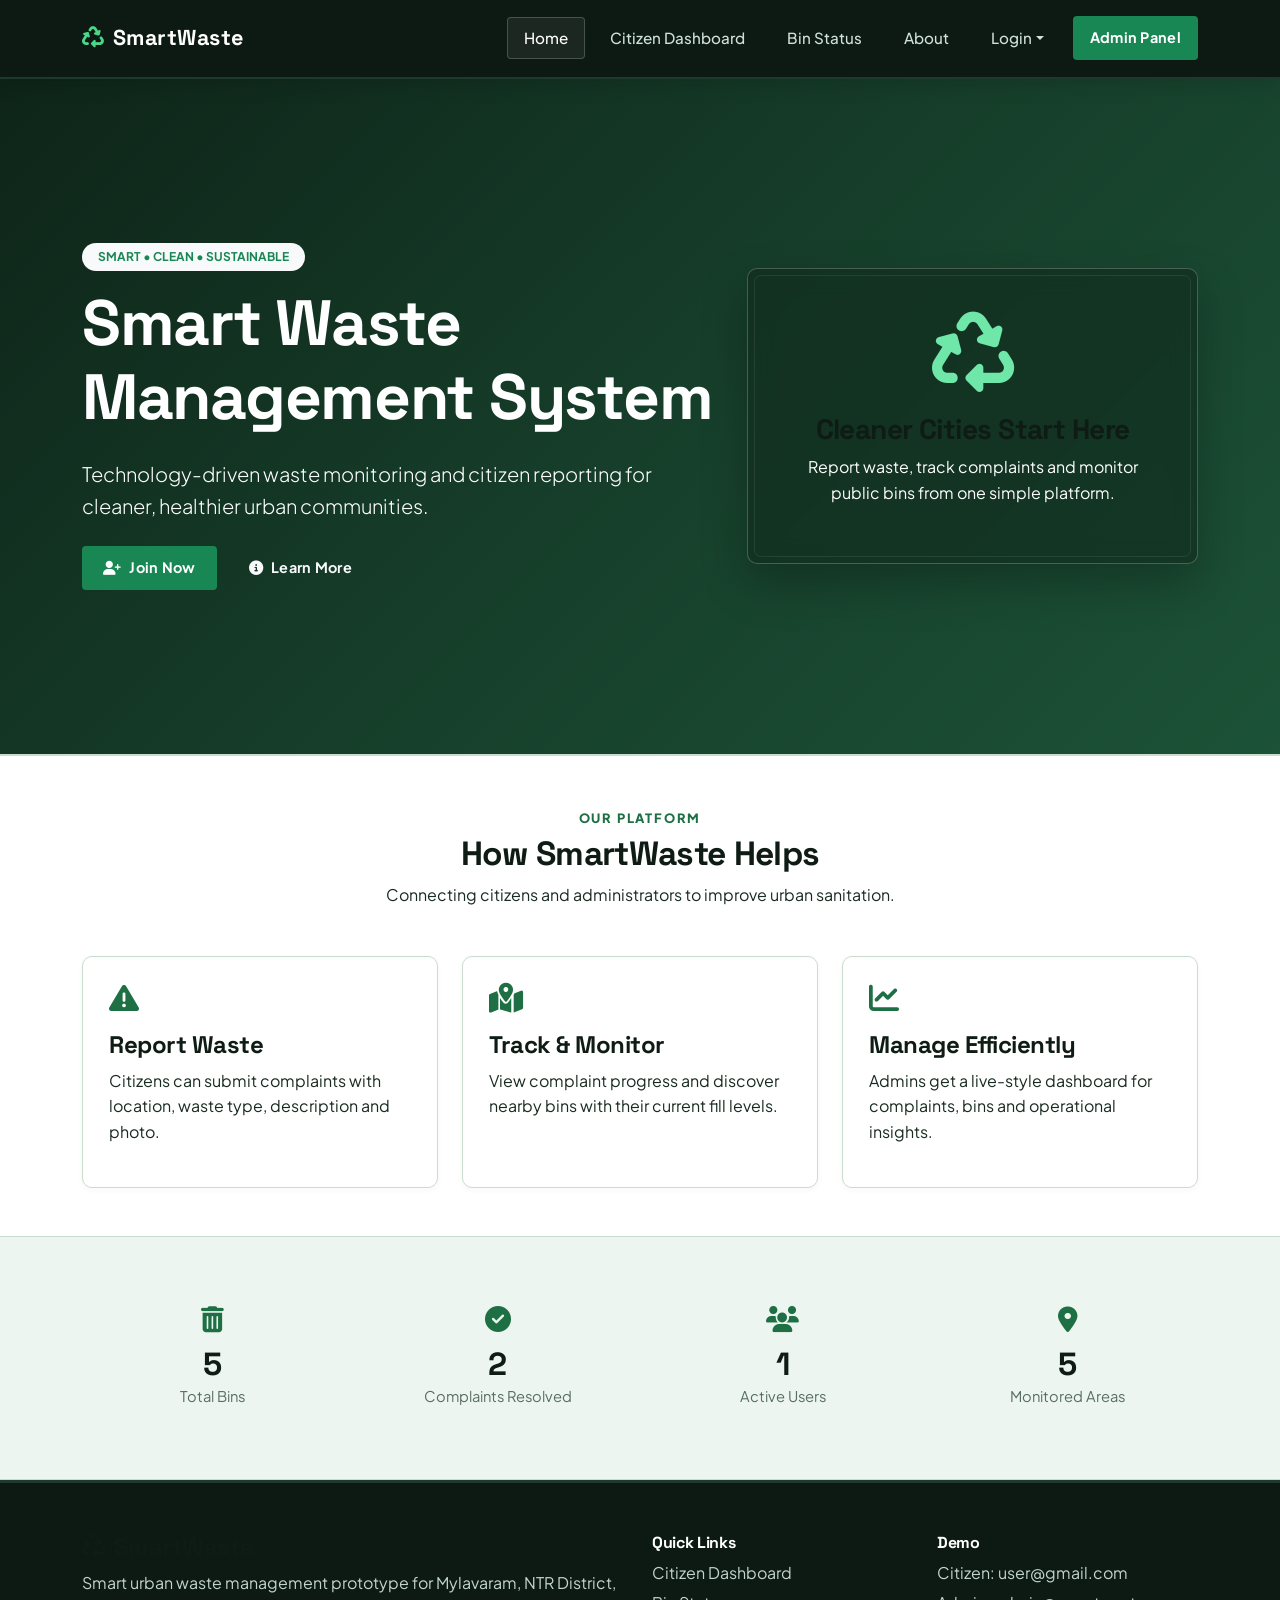
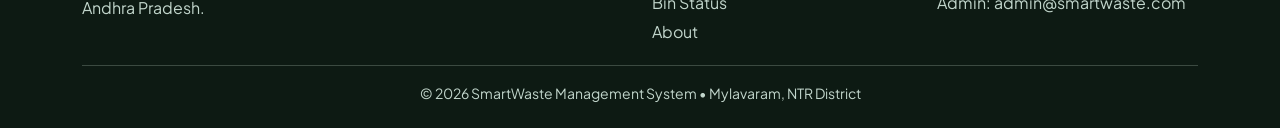
<file: index.html>
<!DOCTYPE html>
<html lang="en">
<head>
<meta charset="UTF-8"><meta name="viewport" content="width=device-width, initial-scale=1.0">
<title>SmartWaste | Home</title>
<link href="https://cdn.jsdelivr.net/npm/bootstrap@5.3.3/dist/css/bootstrap.min.css" rel="stylesheet">
<link href="https://cdnjs.cloudflare.com/ajax/libs/font-awesome/6.5.2/css/all.min.css" rel="stylesheet">
<link rel="stylesheet" href="css/style.css">
</head>
<body>
<div id="navbar"></div>
<header class="hero-section">
  <div class="container">
    <div class="row align-items-center min-vh-75">
      <div class="col-lg-7">
        <span class="badge rounded-pill bg-light text-success mb-3 px-3 py-2">SMART • CLEAN • SUSTAINABLE</span>
        <h1 class="display-3 fw-bold">Smart Waste Management System</h1>
        <p class="lead my-4">Technology-driven waste monitoring and citizen reporting for cleaner, healthier urban communities.</p>
        <a href="register.html" class="btn btn-success btn-lg me-2"><i class="fa-solid fa-user-plus me-2"></i>Join Now</a>
        <a href="about.html" class="btn btn-outline-light btn-lg"><i class="fa-solid fa-circle-info me-2"></i>Learn More</a>
      </div>
      <div class="col-lg-5 mt-5 mt-lg-0">
        <div class="hero-card">
          <i class="fa-solid fa-recycle hero-icon"></i>
          <h3>Cleaner Cities Start Here</h3>
          <p>Report waste, track complaints and monitor public bins from one simple platform.</p>
        </div>
      </div>
    </div>
  </div>
</header>

<section class="py-5 bg-white">
<div class="container">
  <div class="section-heading text-center mb-5"><span>OUR PLATFORM</span><h2>How SmartWaste Helps</h2><p>Connecting citizens and administrators to improve urban sanitation.</p></div>
  <div class="row g-4">
    <div class="col-md-4"><div class="feature-card"><i class="fa-solid fa-triangle-exclamation"></i><h4>Report Waste</h4><p>Citizens can submit complaints with location, waste type, description and photo.</p></div></div>
    <div class="col-md-4"><div class="feature-card"><i class="fa-solid fa-map-location-dot"></i><h4>Track & Monitor</h4><p>View complaint progress and discover nearby bins with their current fill levels.</p></div></div>
    <div class="col-md-4"><div class="feature-card"><i class="fa-solid fa-chart-line"></i><h4>Manage Efficiently</h4><p>Admins get a live-style dashboard for complaints, bins and operational insights.</p></div></div>
  </div>
</div>
</section>

<section class="stats-section py-5">
<div class="container"><div class="row g-4 text-center">
<div class="col-6 col-lg-3"><div class="stat-card"><i class="fa-solid fa-trash-can"></i><h2 id="statBins">5</h2><p>Total Bins</p></div></div>
<div class="col-6 col-lg-3"><div class="stat-card"><i class="fa-solid fa-circle-check"></i><h2 id="statResolved">0</h2><p>Complaints Resolved</p></div></div>
<div class="col-6 col-lg-3"><div class="stat-card"><i class="fa-solid fa-users"></i><h2 id="statUsers">1</h2><p>Active Users</p></div></div>
<div class="col-6 col-lg-3"><div class="stat-card"><i class="fa-solid fa-location-dot"></i><h2>5</h2><p>Monitored Areas</p></div></div>
</div></div>
</section>
<div id="footer"></div>
<script src="https://cdn.jsdelivr.net/npm/bootstrap@5.3.3/dist/js/bootstrap.bundle.min.js"></script><script src="js/data.js"></script><script src="js/common.js"></script><script src="js/home.js"></script>
</body></html>
</file>
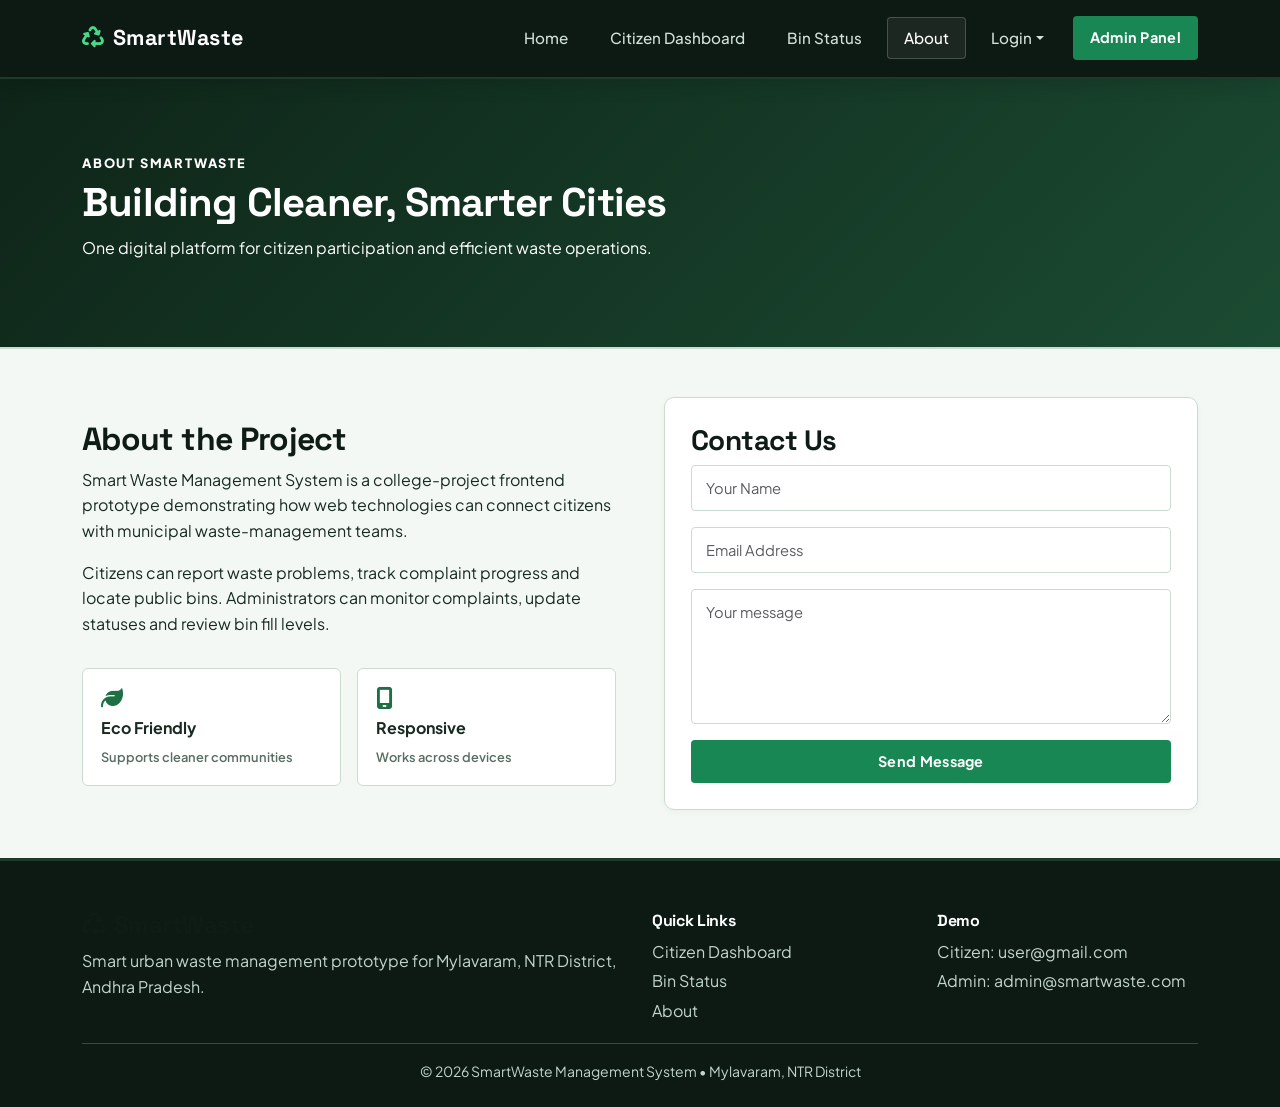
<file: about.html>
<!DOCTYPE html>
<html lang="en"><head><meta charset="UTF-8"><meta name="viewport" content="width=device-width,initial-scale=1">
<title>About & Contact | SmartWaste</title><link href="https://cdn.jsdelivr.net/npm/bootstrap@5.3.3/dist/css/bootstrap.min.css" rel="stylesheet"><link href="https://cdnjs.cloudflare.com/ajax/libs/font-awesome/6.5.2/css/all.min.css" rel="stylesheet"><link rel="stylesheet" href="css/style.css"></head>
<body><div id="navbar"></div><main>
<section class="inner-hero"><div class="container"><span class="eyebrow text-white">ABOUT SMARTWASTE</span><h1>Building Cleaner, Smarter Cities</h1><p>One digital platform for citizen participation and efficient waste operations.</p></div></section>
<section class="py-5"><div class="container"><div class="row g-5 align-items-center"><div class="col-lg-6"><h2>About the Project</h2><p>Smart Waste Management System is a college-project frontend prototype demonstrating how web technologies can connect citizens with municipal waste-management teams.</p><p>Citizens can report waste problems, track complaint progress and locate public bins. Administrators can monitor complaints, update statuses and review bin fill levels.</p><div class="row g-3 mt-3"><div class="col-6"><div class="mini-feature"><i class="fa-solid fa-leaf"></i><strong>Eco Friendly</strong><span>Supports cleaner communities</span></div></div><div class="col-6"><div class="mini-feature"><i class="fa-solid fa-mobile-screen"></i><strong>Responsive</strong><span>Works across devices</span></div></div></div></div>
<div class="col-lg-6"><div class="contact-card"><h3>Contact Us</h3><div id="contactAlert"></div><form id="contactForm"><input id="contactName" class="form-control mb-3" placeholder="Your Name" required><input id="contactEmail" type="email" class="form-control mb-3" placeholder="Email Address" required><textarea id="contactMessage" class="form-control mb-3" rows="5" placeholder="Your message" required></textarea><button class="btn btn-success w-100">Send Message</button></form></div></div></div></div></section>
</main><div id="footer"></div><script src="https://cdn.jsdelivr.net/npm/bootstrap@5.3.3/dist/js/bootstrap.bundle.min.js"></script><script src="js/data.js"></script><script src="js/common.js"></script><script src="js/about.js"></script></body></html>
</file>
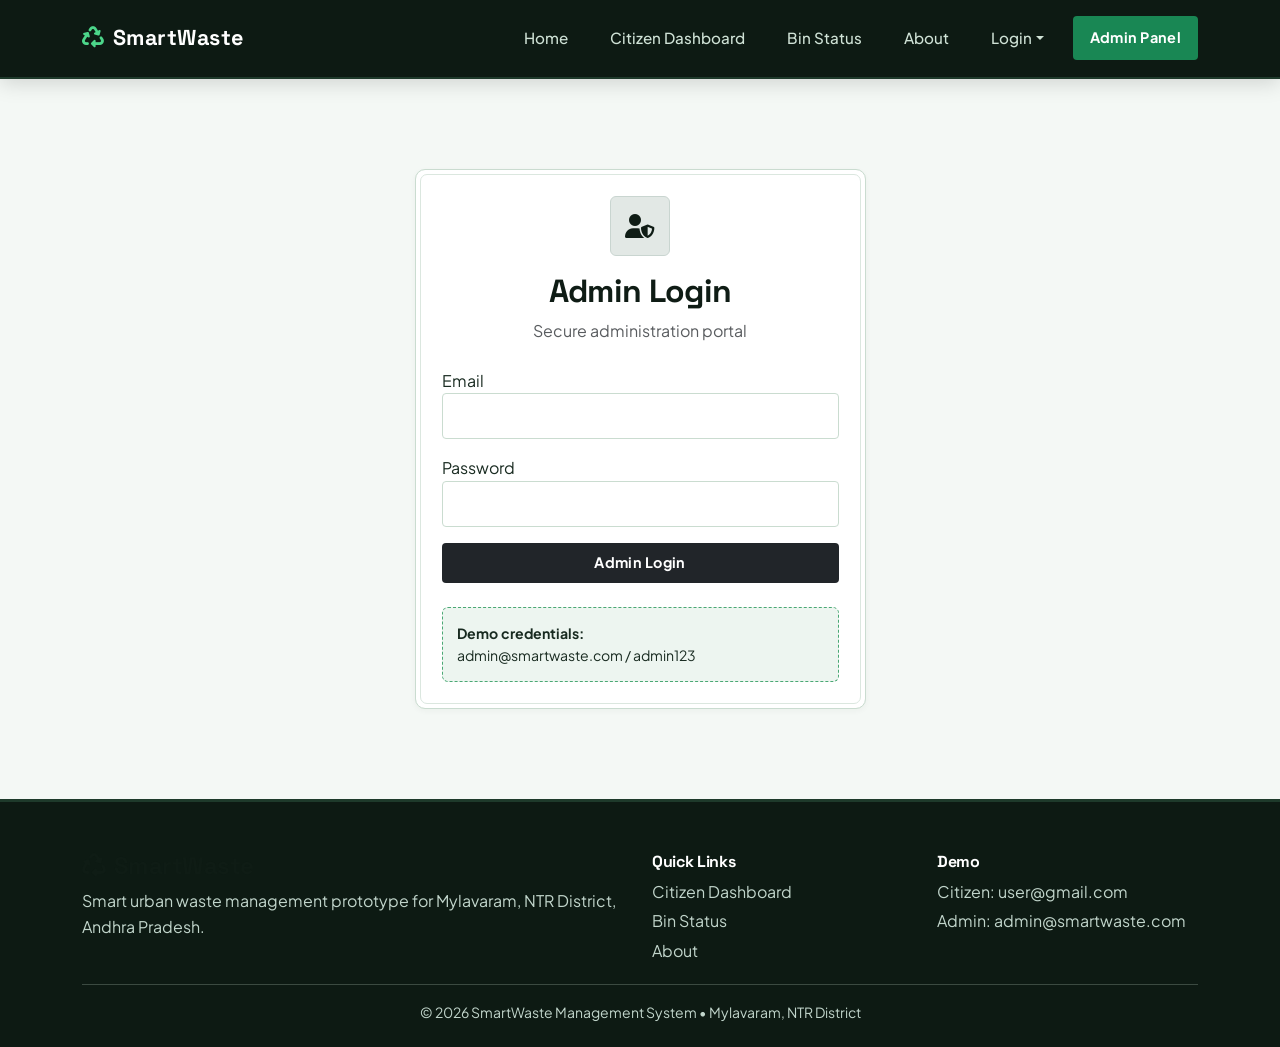
<file: admin-login.html>
<!DOCTYPE html>
<html lang="en"><head><meta charset="UTF-8"><meta name="viewport" content="width=device-width,initial-scale=1">
<title>Admin Login | SmartWaste</title><link href="https://cdn.jsdelivr.net/npm/bootstrap@5.3.3/dist/css/bootstrap.min.css" rel="stylesheet"><link href="https://cdnjs.cloudflare.com/ajax/libs/font-awesome/6.5.2/css/all.min.css" rel="stylesheet"><link rel="stylesheet" href="css/style.css"></head>
<body><div id="navbar"></div><main class="auth-page"><div class="container"><div class="row justify-content-center"><div class="col-md-6 col-lg-5"><div class="auth-card admin-card">
<div class="text-center mb-4"><div class="auth-icon dark"><i class="fa-solid fa-user-shield"></i></div><h2>Admin Login</h2><p class="text-muted">Secure administration portal</p></div><div id="adminAlert"></div>
<form id="adminLoginForm"><label>Email</label><input id="adminEmail" type="email" class="form-control mb-3" required><label>Password</label><input id="adminPassword" type="password" class="form-control mb-3" required><button class="btn btn-dark w-100 py-2">Admin Login</button></form>
<div class="demo-box mt-4"><strong>Demo credentials:</strong><br>admin@smartwaste.com / admin123</div></div></div></div></div></main><div id="footer"></div>
<script src="https://cdn.jsdelivr.net/npm/bootstrap@5.3.3/dist/js/bootstrap.bundle.min.js"></script><script src="js/data.js"></script><script src="js/common.js"></script><script src="js/admin-auth.js"></script></body></html>
</file>
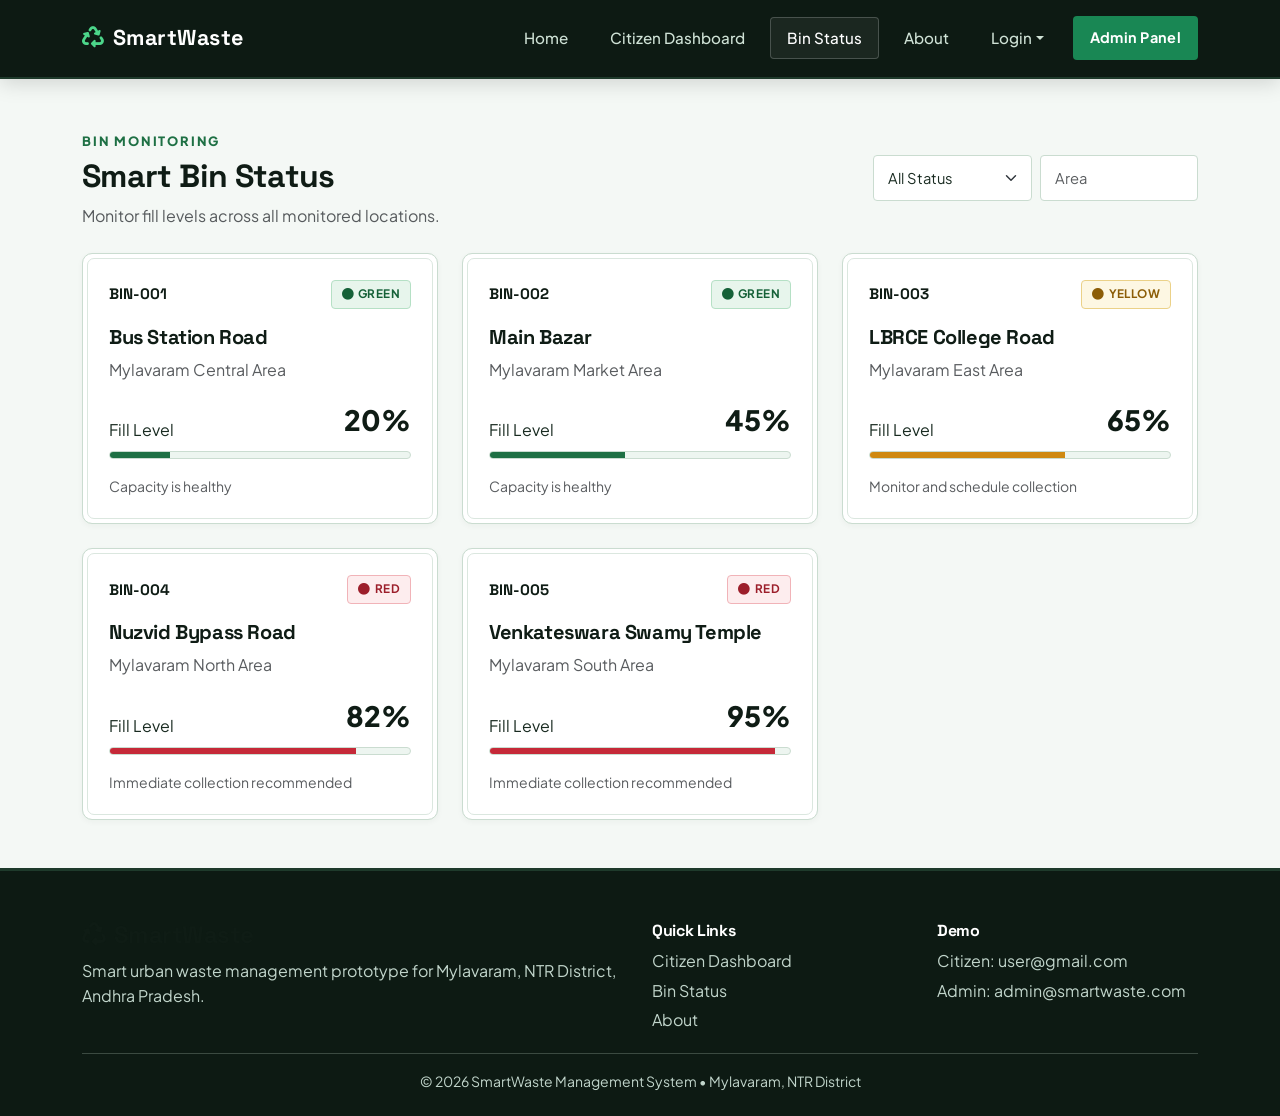
<file: bins.html>
<!DOCTYPE html>
<html lang="en"><head><meta charset="UTF-8"><meta name="viewport" content="width=device-width,initial-scale=1">
<title>Bin Status | SmartWaste</title><link href="https://cdn.jsdelivr.net/npm/bootstrap@5.3.3/dist/css/bootstrap.min.css" rel="stylesheet"><link href="https://cdnjs.cloudflare.com/ajax/libs/font-awesome/6.5.2/css/all.min.css" rel="stylesheet"><link rel="stylesheet" href="css/style.css"></head>
<body><div id="navbar"></div><main class="py-5"><div class="container"><div class="d-flex flex-wrap justify-content-between align-items-center mb-4"><div><span class="eyebrow">BIN MONITORING</span><h2>Smart Bin Status</h2><p class="text-muted mb-0">Monitor fill levels across all monitored locations.</p></div><div class="d-flex gap-2 mt-3 mt-md-0"><select id="binStatusFilter" class="form-select"><option value="">All Status</option><option>Green</option><option>Yellow</option><option>Red</option></select><input id="binAreaFilter" class="form-control" placeholder="Area"></div></div>
<div class="row g-4" id="binsGrid"></div></div></main><div id="footer"></div>
<script src="https://cdn.jsdelivr.net/npm/bootstrap@5.3.3/dist/js/bootstrap.bundle.min.js"></script><script src="js/data.js"></script><script src="js/common.js"></script><script src="js/bins.js"></script></body></html>
</file>
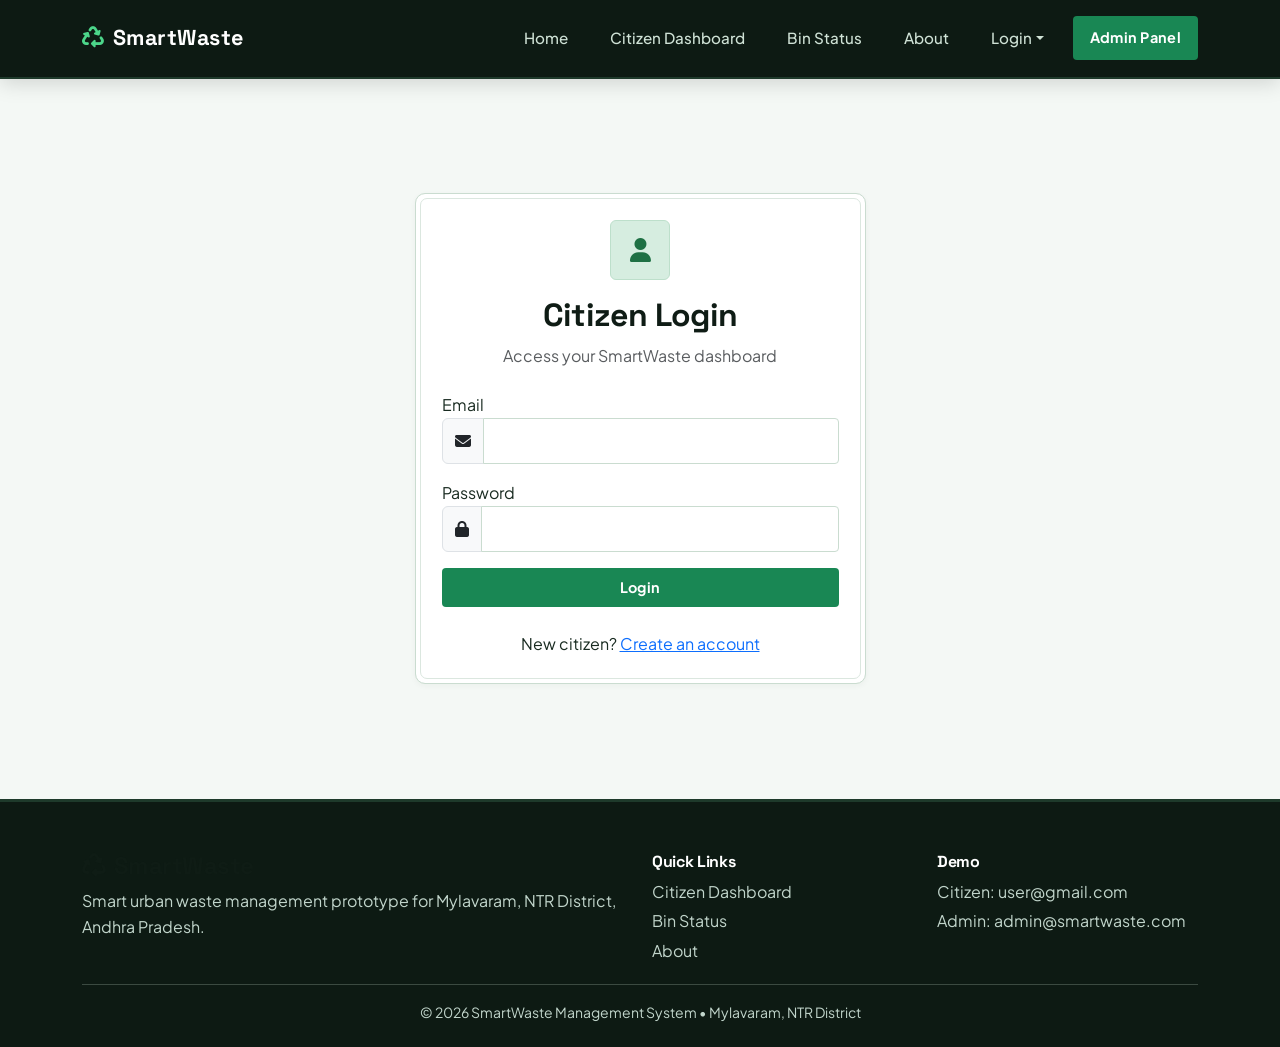
<file: login.html>
<!DOCTYPE html>
<html lang="en"><head><meta charset="UTF-8"><meta name="viewport" content="width=device-width,initial-scale=1">
<title>Citizen Login | SmartWaste</title>
<link href="https://cdn.jsdelivr.net/npm/bootstrap@5.3.3/dist/css/bootstrap.min.css" rel="stylesheet"><link href="https://cdnjs.cloudflare.com/ajax/libs/font-awesome/6.5.2/css/all.min.css" rel="stylesheet"><link rel="stylesheet" href="css/style.css"></head>
<body><div id="navbar"></div>
<main class="auth-page"><div class="container"><div class="row justify-content-center"><div class="col-md-6 col-lg-5">
<div class="auth-card"><div class="text-center mb-4"><div class="auth-icon"><i class="fa-solid fa-user"></i></div><h2>Citizen Login</h2><p class="text-muted">Access your SmartWaste dashboard</p></div>
<div id="loginAlert"></div>
<form id="loginForm"><div class="mb-3"><label>Email</label><div class="input-group"><span class="input-group-text"><i class="fa-solid fa-envelope"></i></span><input id="email" type="email" class="form-control" required></div></div>
<div class="mb-3"><label>Password</label><div class="input-group"><span class="input-group-text"><i class="fa-solid fa-lock"></i></span><input id="password" type="password" class="form-control" required></div></div>
<button class="btn btn-success w-100 py-2">Login</button></form>
<p class="text-center mt-4 mb-0">New citizen? <a href="register.html">Create an account</a></p>

</div></div></div></div></main><div id="footer"></div>
<script src="https://cdn.jsdelivr.net/npm/bootstrap@5.3.3/dist/js/bootstrap.bundle.min.js"></script><script src="js/data.js"></script><script src="js/common.js"></script><script src="js/auth.js"></script></body></html>
</file>
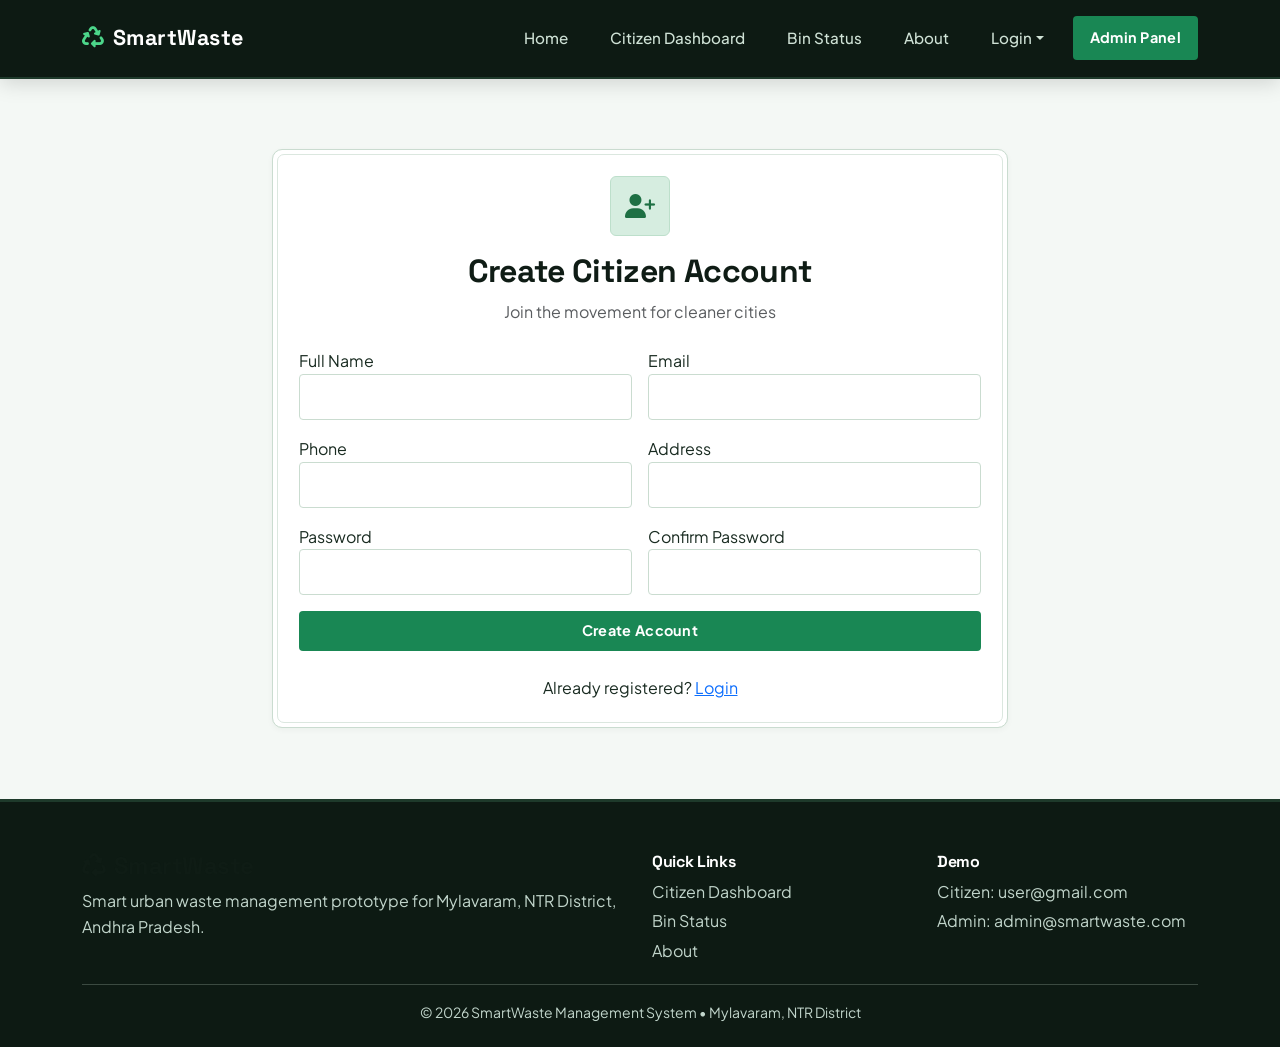
<file: register.html>
<!DOCTYPE html>
<html lang="en"><head><meta charset="UTF-8"><meta name="viewport" content="width=device-width,initial-scale=1">
<title>Register | SmartWaste</title><link href="https://cdn.jsdelivr.net/npm/bootstrap@5.3.3/dist/css/bootstrap.min.css" rel="stylesheet"><link href="https://cdnjs.cloudflare.com/ajax/libs/font-awesome/6.5.2/css/all.min.css" rel="stylesheet"><link rel="stylesheet" href="css/style.css"></head>
<body><div id="navbar"></div><main class="auth-page"><div class="container"><div class="row justify-content-center"><div class="col-lg-8">
<div class="auth-card"><div class="text-center mb-4"><div class="auth-icon"><i class="fa-solid fa-user-plus"></i></div><h2>Create Citizen Account</h2><p class="text-muted">Join the movement for cleaner cities</p></div><div id="registerAlert"></div>
<form id="registerForm" class="row g-3">
<div class="col-md-6"><label>Full Name</label><input id="name" class="form-control" required></div>
<div class="col-md-6"><label>Email</label><input id="email" type="email" class="form-control" required></div>
<div class="col-md-6"><label>Phone</label><input id="phone" pattern="[0-9]{10}" class="form-control" required></div>
<div class="col-md-6"><label>Address</label><input id="address" class="form-control" required></div>
<div class="col-md-6"><label>Password</label><input id="password" type="password" minlength="6" class="form-control" required></div>
<div class="col-md-6"><label>Confirm Password</label><input id="confirm" type="password" class="form-control" required></div>
<div class="col-12"><button class="btn btn-success w-100 py-2">Create Account</button></div>
</form><p class="text-center mt-4 mb-0">Already registered? <a href="login.html">Login</a></p></div></div></div></div></main><div id="footer"></div>
<script src="https://cdn.jsdelivr.net/npm/bootstrap@5.3.3/dist/js/bootstrap.bundle.min.js"></script><script src="js/data.js"></script><script src="js/common.js"></script><script src="js/auth.js"></script></body></html>
</file>
<file: css/style.css>
@import url('https://fonts.googleapis.com/css2?family=Plus+Jakarta+Sans:wght@400;500;600;700;800&family=Space+Grotesk:wght@600;700;800&display=swap');

:root {
  --bg-main: #f4f8f5;
  --bg-surface: #ffffff;
  --bg-subtle: #edf5f0;
  --bg-accent: #e2f0e7;

  --primary: #1e7044;
  --primary-hover: #165633;
  --primary-light: #d6ede0;
  --dark: #0f1c15;
  --text-primary: #192b21;
  --text-secondary: #586e62;
  --text-muted: #748a7e;

  --border: #cadcd0;
  --border-subtle: #dbe7df;
  --border-focus: #4aa874;
  --border-dark: #1e3a2b;

  --radius-xs: 4px;
  --radius-sm: 6px;
  --radius-md: 10px;
  --radius-lg: 14px;

  --shadow-sm: 0 2px 6px rgba(20, 50, 32, 0.04);
  --shadow-md: 0 8px 24px rgba(20, 50, 32, 0.06);
  --shadow-lg: 0 16px 36px rgba(20, 50, 32, 0.1);
  --shadow-hover: 0 12px 28px rgba(20, 50, 32, 0.12);
}

* {
  box-sizing: border-box;
  margin: 0;
  padding: 0;
}

body {
  font-family: 'Plus Jakarta Sans', -apple-system, BlinkMacSystemFont, 'Segoe UI', Roboto, sans-serif;
  background-color: var(--bg-main);
  color: var(--text-primary);
  line-height: 1.6;
  -webkit-font-smoothing: antialiased;
}

h1, h2, h3, h4, h5, h6, .navbar-brand {
  font-family: 'Space Grotesk', sans-serif;
  letter-spacing: -0.02em;
  font-weight: 700;
  color: var(--dark);
}

.navbar {
  background-color: #0d1a13 !important;
  border-bottom: 2px solid #1e3a2b;
  box-shadow: 0 4px 20px rgba(0, 0, 0, 0.15);
  padding: 16px 0;
}

.navbar-brand {
  font-size: 1.35rem;
  font-weight: 800;
  letter-spacing: 0.5px;
  color: #ffffff !important;
  display: inline-flex;
  align-items: center;
}

.navbar-brand i {
  color: #4cd68a;
  margin-right: 8px;
}

.nav-link {
  color: #cfe2d6 !important;
  font-weight: 500;
  font-size: 0.95rem;
  margin: 0 4px;
  padding: 8px 16px !important;
  border: 1px solid transparent;
  border-radius: var(--radius-xs);
  transition: all 0.2s ease-in-out;
}

.nav-link:hover,
.nav-link.active {
  color: #ffffff !important;
  background-color: rgba(255, 255, 255, 0.06);
  border-color: rgba(255, 255, 255, 0.2);
}

.hero-section {
  background: linear-gradient(135deg, #0e2418 0%, #163e2a 50%, #1c5237 100%);
  color: #ffffff;
  border-bottom: 2px solid var(--border);
  position: relative;
  overflow: hidden;
}

.min-vh-75 {
  min-height: 75vh;
}

.hero-section h1 {
  color: #ffffff;
  font-weight: 800;
  line-height: 1.15;
}

.hero-card {
  background: rgba(18, 43, 30, 0.65);
  border: 1px solid rgba(255, 255, 255, 0.22);
  border-radius: var(--radius-md);
  padding: 42px;
  backdrop-filter: blur(12px);
  -webkit-backdrop-filter: blur(12px);
  text-align: center;
  box-shadow: 0 20px 45px rgba(0, 0, 0, 0.25);
  position: relative;
}

.hero-card::after {
  content: '';
  position: absolute;
  top: 6px;
  left: 6px;
  right: 6px;
  bottom: 6px;
  border: 1px solid rgba(255, 255, 255, 0.08);
  border-radius: calc(var(--radius-md) - 3px);
  pointer-events: none;
}

.hero-icon {
  font-size: 82px;
  color: #6ee7a8;
  margin-bottom: 20px;
}

.inner-hero {
  background: linear-gradient(135deg, #0e2418 0%, #1b4b32 100%);
  color: #ffffff;
  padding: 70px 0;
  border-bottom: 2px solid var(--border);
}

.inner-hero h1 {
  color: #ffffff;
  font-weight: 800;
}

.section-heading span,
.eyebrow {
  font-size: 0.8rem;
  font-weight: 800;
  letter-spacing: 1.8px;
  text-transform: uppercase;
  color: var(--primary);
  display: inline-block;
  margin-bottom: 6px;
}

.section-heading h2 {
  font-weight: 800;
  font-size: 2.1rem;
}

.feature-card,
.content-card,
.auth-card,
.contact-card,
.bin-card {
  background: var(--bg-surface);
  border: 1.5px solid var(--border);
  border-radius: var(--radius-md);
  padding: 26px;
  box-shadow: var(--shadow-sm);
  position: relative;
  transition: transform 0.25s ease, box-shadow 0.25s ease, border-color 0.25s ease;
}

.feature-card {
  height: 100%;
}

.feature-card:hover,
.bin-card:hover,
.mini-feature:hover {
  transform: translateY(-4px);
  border-color: var(--primary);
  box-shadow: var(--shadow-hover);
}

.feature-card i {
  font-size: 30px;
  color: var(--primary);
  margin-bottom: 18px;
}

.auth-card,
.content-card,
.bin-card {
  background-clip: padding-box;
}

.auth-card::before,
.bin-card::before {
  content: "";
  position: absolute;
  top: 4px;
  left: 4px;
  right: 4px;
  bottom: 4px;
  border: 1px solid var(--border-subtle);
  border-radius: calc(var(--radius-md) - 3px);
  pointer-events: none;
}

.dashboard-stat {
  background: var(--bg-surface);
  border: 1.5px solid var(--border);
  border-radius: var(--radius-md);
  padding: 22px;
  display: flex;
  gap: 18px;
  align-items: center;
  height: 100%;
  box-shadow: var(--shadow-sm);
  position: relative;
}

.dashboard-stat > i {
  font-size: 24px;
  color: var(--primary);
  background: var(--bg-subtle);
  border: 1px solid var(--border);
  padding: 14px;
  border-radius: var(--radius-sm);
}

.dashboard-stat span {
  font-size: 0.8rem;
  font-weight: 600;
  text-transform: uppercase;
  letter-spacing: 0.5px;
  color: var(--text-secondary);
}

.dashboard-stat h3 {
  margin: 3px 0 0;
  font-size: 1.7rem;
  font-weight: 800;
  color: var(--dark);
}

.card-title-row {
  display: flex;
  justify-content: space-between;
  align-items: center;
  gap: 16px;
  margin-bottom: 22px;
  padding-bottom: 14px;
  border-bottom: 1px solid var(--border-subtle);
}

.card-title-row h4 {
  font-weight: 800;
  margin: 0;
}

.bin-id {
  font-family: 'Space Grotesk', monospace;
  font-weight: 700;
  font-size: 0.95rem;
  color: var(--dark);
}

.bin-level {
  font-size: 1.75rem;
  font-weight: 800;
  color: var(--dark);
}

.fill-bar {
  height: 8px;
  background: var(--bg-subtle);
  border: 1px solid var(--border);
  border-radius: 4px;
  overflow: hidden;
}

.fill-bar span {
  display: block;
  height: 100%;
}

.fill-green {
  background: #1e7044;
}

.fill-yellow {
  background: #cf8911;
}

.fill-red {
  background: #c52938;
}

.status-badge {
  padding: 4px 10px;
  border-radius: var(--radius-xs);
  font-size: 0.73rem;
  font-weight: 700;
  display: inline-flex;
  align-items: center;
  letter-spacing: 0.4px;
  text-transform: uppercase;
  border: 1px solid transparent;
}

.status-pending,
.bin-yellow {
  background: #fdf7e3;
  color: #8c5d07;
  border-color: #ebd188;
}

.status-progress {
  background: #e8f7fa;
  color: #0b697d;
  border-color: #aee0eb;
}

.status-resolved,
.bin-green {
  background: #e7f5ec;
  color: #156138;
  border-color: #b5e0c5;
}

.bin-red {
  background: #fdedee;
  color: #9c1f2b;
  border-color: #f1b3b8;
}

.form-control,
.form-select {
  border-radius: var(--radius-xs);
  padding: 11px 14px;
  background-color: #ffffff;
  border: 1.5px solid var(--border);
  color: var(--text-primary);
  font-size: 0.92rem;
  transition: border-color 0.2s ease, box-shadow 0.2s ease;
}

.form-control:focus,
.form-select:focus {
  background-color: #ffffff;
  border-color: var(--border-focus);
  outline: none;
  box-shadow: 0 0 0 3px rgba(30, 112, 68, 0.15);
}

.btn {
  border-radius: var(--radius-xs);
  font-weight: 700;
  font-size: 0.9rem;
  letter-spacing: 0.3px;
  padding: 10px 20px;
  border: 1.5px solid transparent;
  transition: all 0.2s ease;
}

.btn-primary {
  background-color: var(--primary);
  border-color: var(--primary);
  color: #ffffff;
}

.btn-primary:hover {
  background-color: var(--primary-hover);
  border-color: var(--primary-hover);
}

.stats-section {
  background: var(--bg-subtle);
  border-top: 1.5px solid var(--border);
  border-bottom: 1.5px solid var(--border);
}

.stat-card {
  padding: 22px;
}

.stat-card i {
  font-size: 26px;
  color: var(--primary);
}

.stat-card h2 {
  font-weight: 800;
  margin: 10px 0 2px;
}

.stat-card p {
  margin: 0;
  color: var(--text-secondary);
  font-size: 0.92rem;
}

.mini-feature {
  display: flex;
  flex-direction: column;
  gap: 6px;
  background: var(--bg-surface);
  border: 1.5px solid var(--border);
  padding: 18px;
  border-radius: var(--radius-sm);
  transition: all 0.2s ease;
}

.mini-feature i {
  color: var(--primary);
  font-size: 22px;
}

.mini-feature span {
  font-size: 0.8rem;
  font-weight: 600;
  color: var(--text-secondary);
}

.demo-box {
  background: var(--bg-subtle);
  border: 1px dashed var(--border-focus);
  padding: 14px;
  border-radius: var(--radius-sm);
  font-size: 0.88rem;
  color: var(--text-primary);
}

.auth-page {
  min-height: 80vh;
  display: flex;
  align-items: center;
  padding: 55px 0;
}

.auth-icon {
  width: 60px;
  height: 60px;
  border-radius: var(--radius-sm);
  background: var(--primary-light);
  border: 1.5px solid #bddfcb;
  color: var(--primary);
  display: grid;
  place-items: center;
  margin: 0 auto 16px;
  font-size: 24px;
}

.auth-icon.dark {
  background: #e2e8e5;
  border-color: #c9d5d0;
  color: var(--dark);
}

.table {
  color: var(--text-primary);
  border-color: var(--border-subtle);
  margin-bottom: 0;
}

.table th {
  font-size: 0.75rem;
  font-weight: 700;
  text-transform: uppercase;
  letter-spacing: 0.6px;
  color: var(--text-secondary);
  background-color: var(--bg-subtle);
  border-bottom: 2px solid var(--border);
  white-space: nowrap;
  padding: 12px;
}

.table td {
  padding: 12px;
  vertical-align: middle;
  border-bottom: 1px solid var(--border-subtle);
}

#map {
  height: 380px;
  border-radius: var(--radius-md);
  border: 1.5px solid var(--border);
  overflow: hidden;
  box-shadow: var(--shadow-sm);
}

.leaflet-popup-content {
  font-family: 'Plus Jakarta Sans', Arial, sans-serif;
  font-size: 0.88rem;
}

.alert {
  border-radius: var(--radius-xs);
  border: 1.5px solid var(--border);
  font-weight: 500;
}

.alert-light {
  background: var(--bg-subtle);
  color: var(--text-secondary);
}

.photo-preview {
  max-width: 100px;
  max-height: 70px;
  object-fit: cover;
  border-radius: var(--radius-xs);
  border: 1px solid var(--border);
}

.chart-wrap {
  height: 300px;
}

.mobile-scroll {
  overflow-x: auto;
}

.site-footer {
  background: #0d1a13;
  color: #c1d5cb;
  border-top: 3px solid var(--border-dark);
  padding: 50px 0 24px;
}

.site-footer h5,
.site-footer h6 {
  color: #ffffff;
}

.site-footer a {
  color: #c1d5cb;
  text-decoration: none;
  transition: color 0.2s ease;
}

.site-footer a:hover {
  color: #4cd68a;
}

@media (max-width: 767px) {
  .hero-section h1 {
    font-size: 2.2rem;
  }
  .min-vh-75 {
    min-height: auto;
    padding: 70px 0;
  }
  .card-title-row {
    align-items: flex-start;
    flex-direction: column;
    gap: 8px;
  }
  .chart-wrap {
    height: 240px;
  }
  #map {
    height: 290px;
  }
}
</file>
